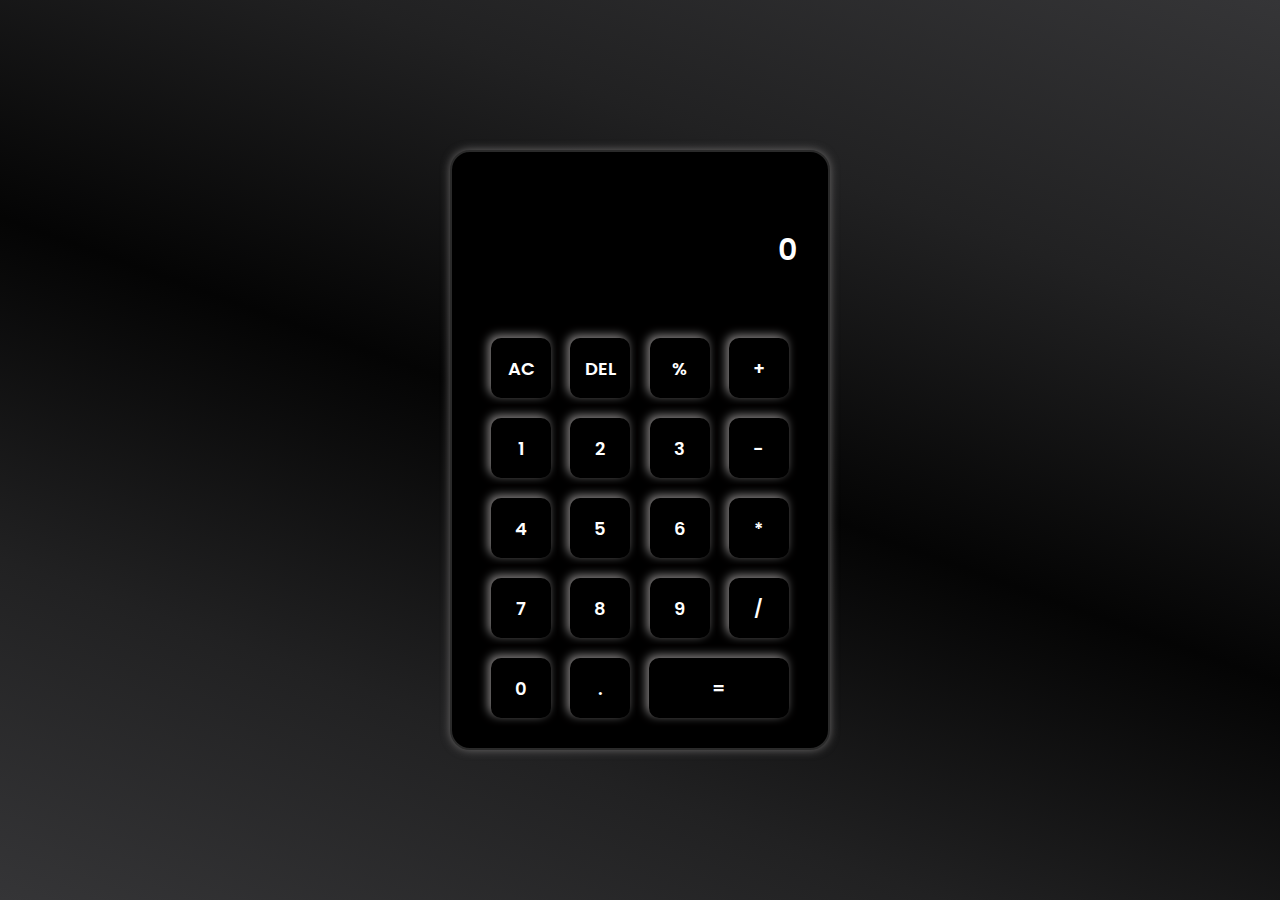
<file: Calculator/index.html>
<!DOCTYPE html>
<html lang="en">
<head>
    <meta charset="UTF-8">
    <meta name="viewport" content="width=device-width, initial-scale=1.0">
    <title>Calculator</title>

    <link rel="stylesheet" href="style.css">
</head>
<body>
    <div id="wrapper">
        <div id="box">
            <input type="text" placeholder="0" value="" name="display" readonly>
            <div>
                <button class="butons" onclick="display.value = ''">AC</button>
                <button class="butons" onclick="display.value -= ''">DEL</button>
                <button class="butons" onclick="display.value += '%'">%</button>
                <button class="butons" onclick="display.value += '+'">+</button>
            </div>
            <div>
                <button class="butons" onclick="display.value += '1'">1</button>
                <button class="butons" onclick="display.value += '2'">2</button>
                <button class="butons" onclick="display.value += '3'">3</button>
                <button class="butons" onclick="display.value += '-'">-</button>
            </div>
            <div>
                <button class="butons" onclick="display.value += '4'">4</button>
                <button class="butons" onclick="display.value += '5'">5</button>
                <button class="butons" onclick="display.value += '6'">6</button>
                <button class="butons" onclick="display.value += '*'">*</button>
            </div>
            <div>
                <button class="butons" onclick="display.value += '7'">7</button>
                <button class="butons" onclick="display.value += '8'">8</button>
                <button class="butons" onclick="display.value += '9'">9</button>
                <button class="butons" onclick="display.value += '/'">/</button>
            </div>
            <div>
                <button class="butons" onclick="display.value += '0'">0</button>
                <button class="butons" onclick="display.value += '.'">.</button>
                <button class="butons equal">=</button>
            </div>
        </div>
    </div>

    <script src="./script.js"></script>
</body>
</html>
</file>
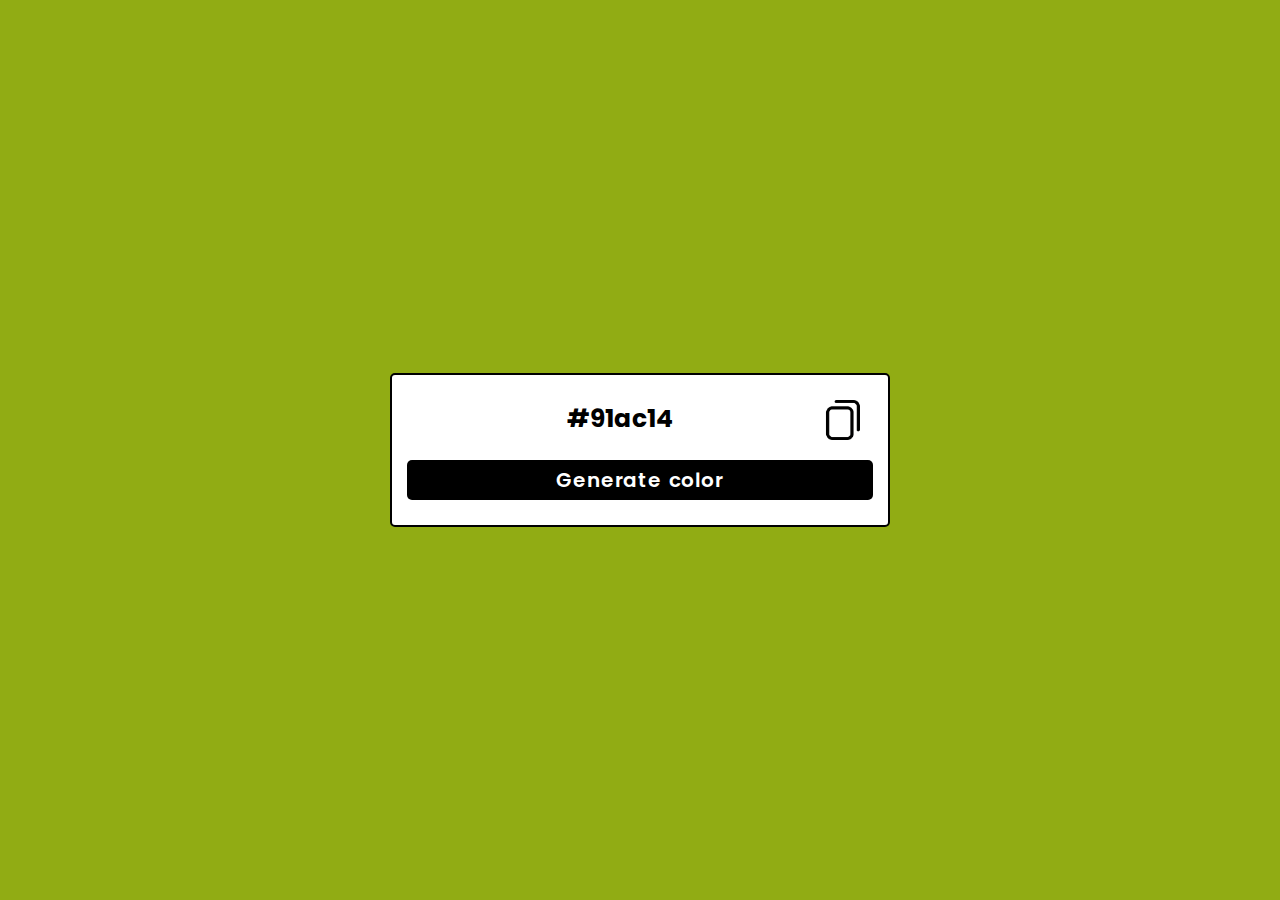
<file: Colour Generator/index.html>
<!DOCTYPE html>
<html lang="en">
<head>
    <meta charset="UTF-8">
    <meta name="viewport" content="width=device-width, initial-scale=1.0">
    <title>Colour Generator</title>

    <link rel="stylesheet" href="style.css">
</head>
<body>
    
    <div id="wrapper">
        <div id="box">
            <div class="clip">
                <h2 id="code"></h2>
                <img src="./copyicon.png" id="clipboard">
            </div>
            <button class="bttn">Generate color</button>
        </div>
    </div>

    <script src="./script.js"></script>
</body>
</html>
</file>
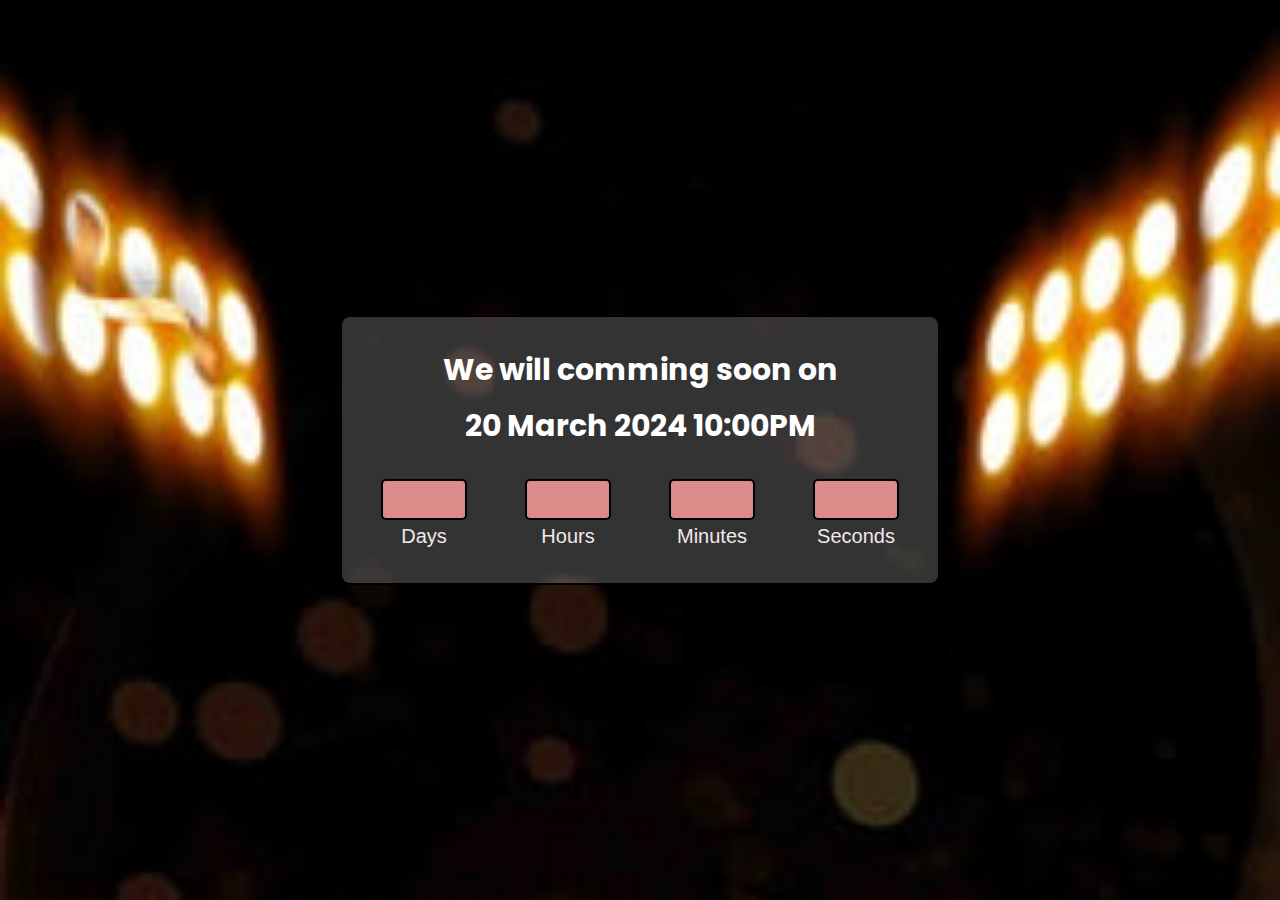
<file: Count Down/index.html>
<!DOCTYPE html>
<html lang="en">
<head>
    <meta charset="UTF-8">
    <meta name="viewport" content="width=device-width, initial-scale=1.0">
    <title>Count Down</title>

    <link rel="stylesheet" href="./style.css">
</head>
<body>
    <div  id="wrapper">

        <div id="timer">
            <h2>We will comming soon on</h2>
            <h3>30 March 2024 : 10:00 PM</h3>
            <div class="changingele">
                <div class="change">
                    <input type="text" readonly>
                    <label>Days</label>
                </div>
                <div class="change">
                    <input type="text" readonly>
                    <label>Hours</label>
                </div>
                <div class="change">
                    <input type="text" readonly>
                    <label>Minutes</label>
                </div>
                <div class="change">
                    <input type="text" readonly>
                    <label>Seconds</label>
                </div>
            </div>
        </div>
    
    </div>

    <script src="./index.js"></script>
</body>
</html>
</file>
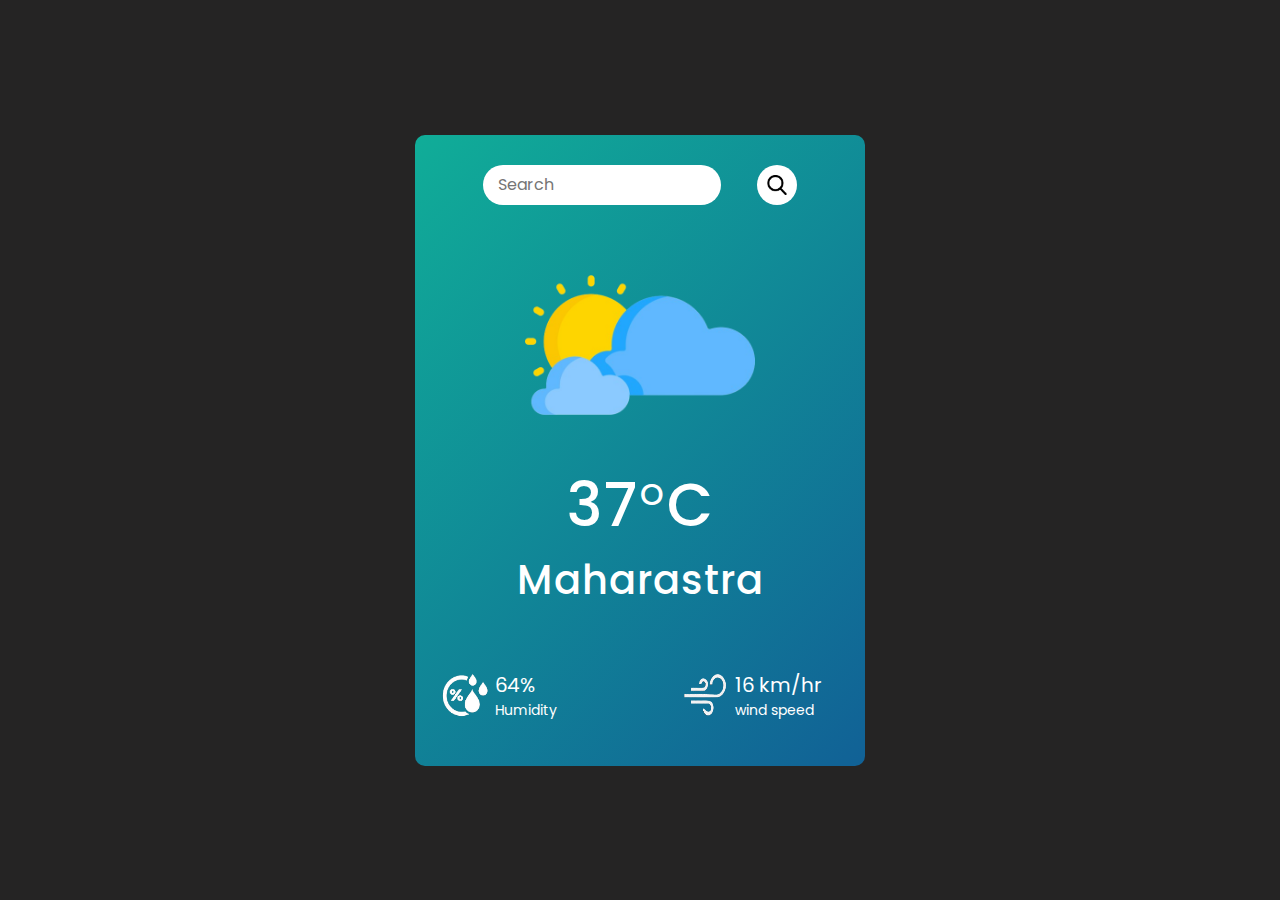
<file: Whether App/index.html>
<!DOCTYPE html>
<html lang="en">
<head>
    <meta charset="UTF-8">
    <meta name="viewport" content="width=device-width, initial-scale=1.0">
    <title>Whether App</title>

    <link rel="stylesheet" href="./style.css">
</head>
<body>
    <div id="wrapper">
        <div id="box">

            <div id="search">
                <input type="text" placeholder="Search">
                <button><img src="./Images/search.png"></button>
            </div>

            <div id="whether">
                <img src="./Images/clody.png">
                <p>
                    37<sup>O</sup>C
                </p>
                <p class="p2">Maharastra</p>
            </div>
            <div id="other">
                <div class="sp">
                    <img src="./Images/humidity.png">
                    <p><span>64%</span><br>Humidity</p>
                </div>
                <div class="sp">
                    <img src="./Images/wind speed.png">
                    <p><span>16 km/hr</span><br>wind speed</p>
                </div>
            </div>
        </div>
    </div>

    <script src="./script.js"></script>
</body>
</html>
</file>
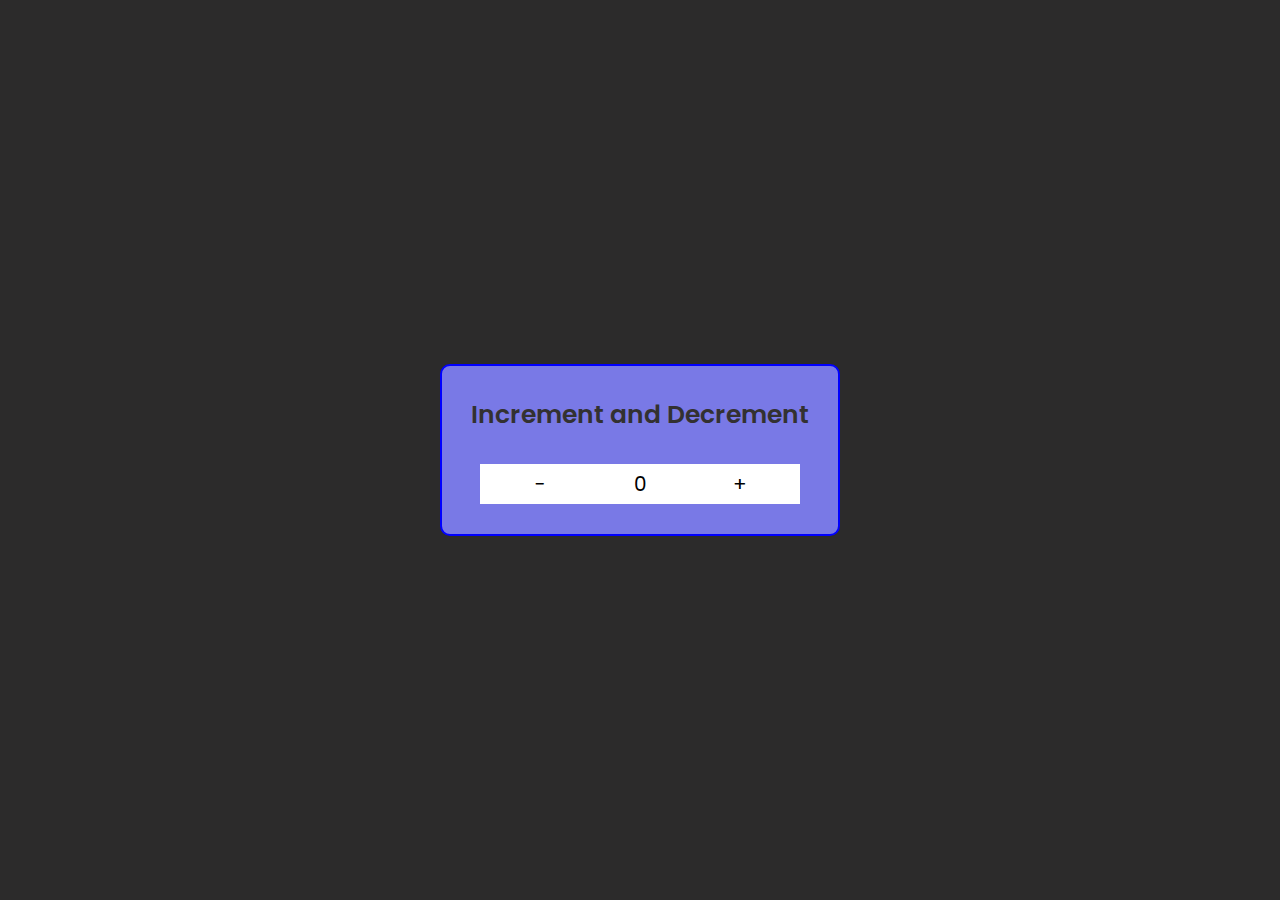
<file: Increment and Decrement/increment.html>
<!DOCTYPE html>
<html lang="en">
<head>
    <meta charset="UTF-8">
    <meta name="viewport" content="width=device-width, initial-scale=1.0">
    <title>Increment and Decrement</title>

    <link rel="stylesheet" href="style.css">
</head>
<body>
    <div id="wrapper">
        <div class="box">
            <h2>
                Increment and Decrement
            </h2>
            <div>
                <input type="text" value="&#x2212;" class="dec" readonly>
                <input type="text" value="0" name="Display" readonly>
                <input type="text" value="&#x2b;" class="inc" readonly>
            </div>
        </div>
    </div>

    <script src="./script.js"></script>
    
</body>
</html>
</file>
<file: Calculator/style.css>
@import url('https://fonts.googleapis.com/css2?family=Poppins:wght@100&display=swap');


*{
    margin: 0;
    padding: 0;
    box-sizing: border-box;
    font-family: 'poppins';
}
body{
    width: 100%;
    background: linear-gradient(20deg, rgb(53, 53, 55), rgb(33, 33, 34), rgb(4, 4, 4), rgb(33, 33, 34),rgb(53, 53, 55));

}
#wrapper{
    width: 100vw;
    height: 100vh;
    display: flex;
    flex-wrap: wrap;
    justify-content: center;
    align-items: center;
}
#box{
    width: 380px;
    /* margin: 50px 0; */
    padding: 20px;
    border-radius: 20px;
    box-shadow: 0 0 10px rgb(109, 107, 107);
    border: 2px solid rgb(42, 42, 42);
    background: black;
}
#box input{
    width: 100%;
    margin: 50px 0;
    padding: 5px 10px;
    color: white;
    font-size: 30px;
    font-weight: 600;
    background: black;
    text-align: right;
    outline: none;
    border: none;
}
#box input::placeholder{
    color: white;
}
#box div{
    padding: 10px 0;
    display: flex;
    justify-content: space-evenly;
}

.butons{
    width: 60px;
    height: 60px;
    border-radius: 10px;
    font-size: 18px;
    font-weight: 600;
    box-shadow: -2.5px -2.5px 10px rgb(129, 126, 126);
    border: none;
    color: rgb(255, 255, 255);
    background: black;
}
.equal{
    width: 140px;
}
</file>
<file: Colour Generator/style.css>
@import url('https://fonts.googleapis.com/css2?family=Poppins&display=swap');
*{
    margin: 0;
    padding: 0;
    box-sizing: border-box;
    font-family: 'poppins';
}
body{
    width: 100%;
}

#wrapper{
    width: 100%;
    height: 100vh;
    background-color: red;
    display: flex;
    justify-content: center;
    align-items: center;
}

#box{
    width: 500px;
    border: 2px solid black;
    border-radius: 5px;
    padding: 15px;
    background-color: white;
}

.clip{
    width: 100%;
    padding: 10px;
    display: flex;
    /* border: 2px solid black; */
}
.clip h2{
    width: calc(100% - 30px);
    text-align: center;
    font-size: 25px;
}
.clip img{
    width: 40px;
}
#box .bttn{
    width: 100%;
    border: none;
    font-size: 20px;
    margin: 10px 0;
    border-radius: 5px;
    color: white;
    font-weight: 600;
    background-color: black;
    padding: 5px 0;
    letter-spacing: 0.8px;
    word-spacing: 1px;
    /* border: 2px solid black; */
}
</file>
<file: Count Down/style.css>
@import url('https://fonts.googleapis.com/css2?family=Poppins:wght@100&display=swap');


*{
    margin: 0;
    padding: 0;
    box-sizing: border-box;
    font-family: 'poppins';
}
body{
    width: 100%;
}

#wrapper{
    width: 100vw;
    height: 100vh;
    background: url('./bg.jpg');
    background-size: cover;
    display: flex;
    flex-wrap: wrap;
    justify-content: center;
    align-items: center;
    /* background: linear-gradient(30deg, rgb(143, 143, 193), rgb(104, 104, 206), rgb(197, 31, 243)); */
}
#timer{
    width: 600px;
    padding: 25px 10px;
    border-radius: 10px;
    border: 2px solid black;
    background: rgba(255, 255, 255, 0.2);
}
#timer h2 , #timer h3{
    text-align: center;
    padding: 5px;
    color: rgb(255, 255, 255);
    font-weight:bolder;
    font-size: 30px;
}
.changingele{
    width: 100%;
    margin: 25px 0 5px;
    display: flex;
    flex-wrap: wrap;
    justify-content: center;
    align-items: center;
}
.changingele .change{
    width: 25%;
    display: flex;
    flex-wrap: wrap;
    justify-content: center;
    align-items: center;
}
.changingele .change input{
    width: 60%;
    padding: 7px 10px;
    border-radius: 5px;
    font-family: sans-serif;
    text-align: center;
    font-size: 20px;
    border: 2px solid black;
    outline: none;
    background: rgb(221, 138, 138);
}
.changingele .change label{
    width: 100%;
    padding: 5px;
    text-align: center;
    color: rgb(241, 233, 233);
    font-family: sans-serif;
    font-weight: 400px;
    font-size: 20px;
}
</file>
<file: Whether App/style.css>
@import url('https://fonts.googleapis.com/css2?family=Poppins&display=swap');
*{
    margin: 0;
    padding: 0;
    box-sizing: border-box;
    font-family: 'poppins';
}
body{
    width: 100%;
}

#wrapper{
    width: 100%;
    height: 100vh;
    display: flex;
    justify-content: center;
    align-items: center;
    background: rgb(37, 36, 36);
}

#box{
    width: 450px;
    padding: 25px;
    background: linear-gradient(135deg, rgb(16, 173, 152), rgb(17, 97, 150));
    border-radius: 10px;
}
#search{
    width: 100%;
    padding: 5px 30px;
    display: flex;
    justify-content: space-around;
    gap: 10px;

}
#search input{
    width: 70%;
    height: 40px;
    padding: 0px 15px;
    font-size: 16px;
    border: none;
    border-radius: 20px;
    outline: none;
}
#search button{
    width: 40px;
    height: 40px;
    border-radius: 50%;
    background-color: white;
    border: none;
    padding: 5px;
    display: flex;
    justify-content: center;
    align-items: center;
    cursor: pointer;
}
#search img{
    width: 20px;
}

#whether{
    width: 100%;
    padding: 20px;
    display: flex;
    flex-wrap: wrap;
    justify-content: center;
    align-items: center;
}
#whether img{
    width: 230px;
}
#whether p{
    width: 100%;
    text-align: center;
    color: white;
    font-weight: 500;
    font-size: 60px;
    word-spacing: 2px;
    letter-spacing: 1px;
}
#whether p sup{
    font-size: 30px;
    padding: 0 2px;
}
#whether .p2{
    font-size: 40px;
}

#other{
    width: 100%;
    display: flex;
    justify-content: space-between;
    padding: 40px 0 20px;
}
#other .sp{
    width: 40%;
    display: flex;
    gap: 5px;
}
#other .sp img{
    width: 50px;
    height: 50px;
}
#other .sp p{
    width: calc(100% - 50px);
    color: white;
    font-size: 14px;
}
#other .sp p span{
    font-size: 20px;
}
</file>
<file: Increment and Decrement/style.css>
@import url('https://fonts.googleapis.com/css2?family=Poppins&display=swap');

*{
    margin: 0;
    padding: 0;
    box-sizing: border-box;
    font-family: 'Poppins';
}

body{
    width: 100%;
}

#wrapper{
    width: 100%;
    height: 100vh;
    background: rgb(44, 43, 43);
    display: flex;
    justify-content: center;
    align-items: center;
}

.box{
    width: 400px;
    border: 2px solid blue;
    padding: 20px;
    border-radius: 10px;
    background: rgb(121, 121, 230);
}
.box h2{
    width: 100%;
    color: rgb(51, 49, 49);
    text-align: center;
    font-size: 25px;
    padding: 10px 0;
    font-weight: 600;
}

.box div{
    width: 90%;
    margin: 20px auto 10px;
    border: 5px;
    background: white;
    display: flex;
    justify-content: space-evenly;
}
.box div input{
    width: 25%;
    text-align: center;
    padding: 5px;
    border: none;
    font-size: 20px;
    outline: none;
}
.box div .dec, .box div .inc{
    cursor: pointer;
}
</file>
